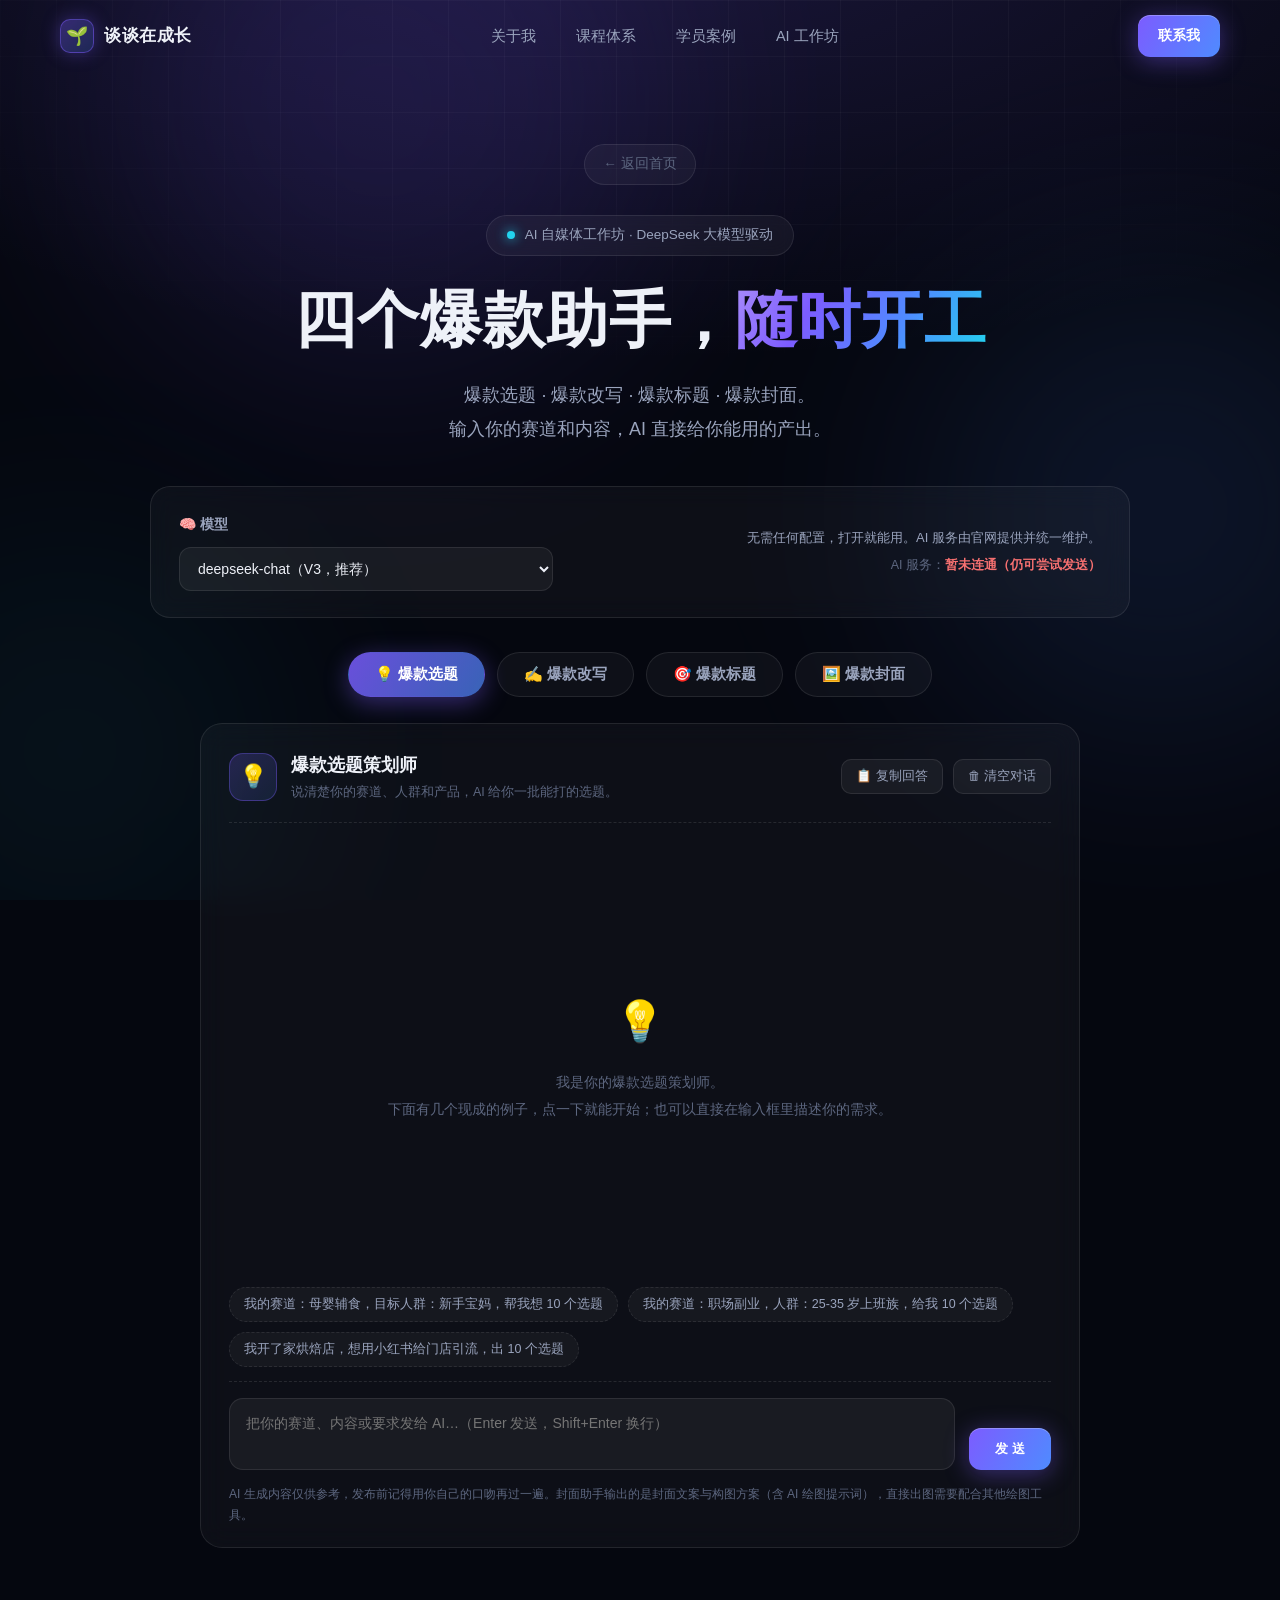
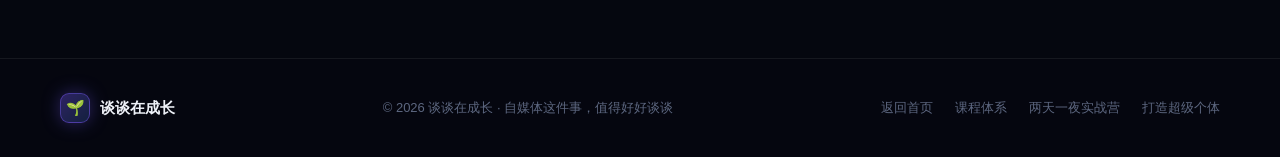
<file: workshop.html>
<!DOCTYPE html>
<html lang="zh-CN">
<head>
  <meta charset="UTF-8" />
  <meta name="viewport" content="width=device-width, initial-scale=1.0" />
  <title>AI 自媒体工作坊 · 四个爆款助手 — 谈谈在成长</title>
  <meta name="description" content="谈谈在成长 · AI 自媒体工作坊：调用 DeepSeek 大模型的四个爆款助手——爆款选题、爆款改写、爆款标题、爆款封面文案方案，输入你的赛道马上开工。" />
  <link rel="icon" href="data:image/svg+xml,<svg xmlns='http://www.w3.org/2000/svg' viewBox='0 0 100 100'><text y='.9em' font-size='90'>🌱</text></svg>" />
  <link rel="stylesheet" href="style.css" />
</head>
<body class="workshop-page">

  <!-- 全局背景光效 -->
  <div class="bg-fx" aria-hidden="true">
    <div class="bg-grid"></div>
    <div class="glow glow-1"></div>
    <div class="glow glow-2"></div>
    <div class="glow glow-3"></div>
  </div>

  <!-- ======================= 导航栏 ======================= -->
  <header class="navbar" id="navbar">
    <div class="container nav-inner">
      <a href="index.html" class="logo">
        <span class="logo-mark">🌱</span>
        <span class="logo-text">谈谈在成长</span>
      </a>
      <nav class="nav-links" id="navLinks">
        <a href="index.html#about">关于我</a>
        <a href="index.html#courses">课程体系</a>
        <a href="index.html#cases">学员案例</a>
        <a href="workshop.html">AI 工作坊</a>
      </nav>
      <div class="nav-actions">
        <a href="index.html#contact" class="btn btn-primary btn-sm">联系我</a>
        <button class="nav-toggle" id="navToggle" aria-label="打开菜单">
          <span></span><span></span><span></span>
        </button>
      </div>
    </div>
  </header>

  <main id="top">

    <!-- ======================= 页面 HERO ======================= -->
    <section class="page-hero ws-hero">
      <div class="container">
        <a class="back-link reveal" href="index.html">← 返回首页</a>
        <div class="hero-badge reveal">
          <span class="badge-dot"></span>
          AI 自媒体工作坊 · DeepSeek 大模型驱动
        </div>
        <h1 class="page-title reveal">四个爆款助手，<span class="gradient-text">随时开工</span></h1>
        <p class="page-sub reveal">
          爆款选题 · 爆款改写 · 爆款标题 · 爆款封面。<br class="br-desktop" />
          输入你的赛道和内容，AI 直接给你能用的产出。
        </p>
      </div>
    </section>

    <!-- ======================= 设置区 ======================= -->
    <section class="ws-settings-wrap">
      <div class="container">
        <div class="ws-settings ws-settings-single reveal" id="wsSettings">
          <div class="ws-model-block">
            <label for="dsModelSelect">🧠 模型</label>
            <select id="dsModelSelect">
              <option value="deepseek-chat">deepseek-chat（V3，推荐）</option>
              <option value="deepseek-reasoner">deepseek-reasoner（R1，更深更慢）</option>
            </select>
          </div>
          <div class="ws-service-block">
            <p class="ws-nokey-note">无需任何配置，打开就能用。AI 服务由官网提供并统一维护。</p>
            <p class="ws-model-status" id="wsServiceStatus">AI 服务：<b class="ws-status-off">检测中…</b></p>
          </div>
        </div>
      </div>
    </section>

    <!-- ======================= 工作区 ======================= -->
    <section class="ws-main-wrap">
      <div class="container">

        <!-- 助手切换 -->
        <div class="ws-tabs reveal" id="wsTabs" role="tablist">
          <button class="ws-tab active" data-ws="topics" role="tab" aria-selected="true">💡 爆款选题</button>
          <button class="ws-tab" data-ws="rewrite" role="tab" aria-selected="false">✍️ 爆款改写</button>
          <button class="ws-tab" data-ws="titles" role="tab" aria-selected="false">🎯 爆款标题</button>
          <button class="ws-tab" data-ws="cover" role="tab" aria-selected="false">🖼️ 爆款封面</button>
        </div>

        <!-- 四个助手面板（共用一套结构，由 JS 填充历史） -->
        <div class="ws-panel reveal" id="wsPanel">
          <div class="ws-panel-head">
            <div class="ws-panel-title">
              <span class="ws-panel-icon" id="wsPanelIcon">💡</span>
              <div>
                <h2 id="wsPanelName">爆款选题策划师</h2>
                <p id="wsPanelDesc">说清楚你的赛道、人群和产品，AI 给你一批能打的选题。</p>
              </div>
            </div>
            <div class="ws-panel-actions">
              <button class="ws-mini-btn" id="wsCopyBtn" title="复制最近一条回答">📋 复制回答</button>
              <button class="ws-mini-btn" id="wsClearBtn" title="清空当前助手对话">🗑 清空对话</button>
            </div>
          </div>

          <div class="ws-chat" id="wsChat" aria-live="polite"></div>

          <div class="ws-chips" id="wsChips"></div>

          <div class="ws-input-row">
            <textarea id="wsInput" rows="2" placeholder="把你的赛道、内容或要求发给 AI…（Enter 发送，Shift+Enter 换行）"></textarea>
            <div class="ws-send-col">
              <button class="btn btn-primary ws-send" id="wsSendBtn">发 送</button>
              <button class="btn btn-ghost ws-stop hidden" id="wsStopBtn">停 止</button>
            </div>
          </div>

          <p class="ws-note">AI 生成内容仅供参考，发布前记得用你自己的口吻再过一遍。封面助手输出的是封面文案与构图方案（含 AI 绘图提示词），直接出图需要配合其他绘图工具。</p>
        </div>

      </div>
    </section>

  </main>

  <!-- ======================= 页脚 ======================= -->
  <footer class="footer">
    <div class="container footer-inner">
      <div class="footer-left">
        <span class="logo-mark">🌱</span>
        <span>谈谈在成长</span>
      </div>
      <p class="footer-copy">© 2026 谈谈在成长 · 自媒体这件事，值得好好谈谈</p>
      <div class="footer-links">
        <a href="index.html">返回首页</a>
        <a href="index.html#courses">课程体系</a>
        <a href="course-offline.html">两天一夜实战营</a>
        <a href="course-online.html">打造超级个体</a>
      </div>
    </div>
  </footer>

  <script src="script.js"></script>
  <script src="workshop.js"></script>
</body>
</html>
</file>
<file: style.css>
/* ============================================================
   谈谈在成长 — 暗黑科技风个人 IP 官网
   ============================================================ */

:root {
  --bg: #05070f;
  --bg-soft: #0a0e1c;
  --card: rgba(255, 255, 255, 0.035);
  --card-border: rgba(255, 255, 255, 0.09);
  --text: #eef1f8;
  --text-dim: #9aa4bd;
  --text-faint: #5d6780;
  --primary: #7c5cff;
  --primary-2: #4f8bff;
  --accent: #22d3ee;
  --gradient: linear-gradient(120deg, #a78bfa 0%, #7c5cff 30%, #4f8bff 65%, #22d3ee 100%);
  --radius: 16px;
  --nav-h: 72px;
  --font: -apple-system, BlinkMacSystemFont, "PingFang SC", "Hiragino Sans GB",
    "Microsoft YaHei", "Segoe UI", Roboto, sans-serif;
}

* { margin: 0; padding: 0; box-sizing: border-box; }

html { scroll-behavior: smooth; scroll-padding-top: var(--nav-h); }

body {
  font-family: var(--font);
  background: var(--bg);
  color: var(--text);
  line-height: 1.7;
  overflow-x: hidden;
  -webkit-font-smoothing: antialiased;
}

body.modal-open { overflow: hidden; }

::selection { background: rgba(124, 92, 255, 0.4); color: #fff; }

.container {
  width: min(1160px, calc(100% - 48px));
  margin: 0 auto;
}

/* ======================= 背景光效 ======================= */
.bg-fx {
  position: fixed;
  inset: 0;
  z-index: -1;
  overflow: hidden;
  background:
    radial-gradient(ellipse 80% 50% at 50% -10%, rgba(124, 92, 255, 0.18), transparent),
    var(--bg);
}

.bg-grid {
  position: absolute;
  inset: 0;
  background-image:
    linear-gradient(rgba(255, 255, 255, 0.03) 1px, transparent 1px),
    linear-gradient(90deg, rgba(255, 255, 255, 0.03) 1px, transparent 1px);
  background-size: 56px 56px;
  mask-image: radial-gradient(ellipse 90% 60% at 50% 0%, #000 30%, transparent 75%);
  -webkit-mask-image: radial-gradient(ellipse 90% 60% at 50% 0%, #000 30%, transparent 75%);
}

.glow {
  position: absolute;
  border-radius: 50%;
  filter: blur(120px);
  opacity: 0.5;
  animation: float 14s ease-in-out infinite;
}
.glow-1 { width: 560px; height: 560px; top: -180px; left: 8%; background: rgba(124, 92, 255, 0.28); }
.glow-2 { width: 480px; height: 480px; top: 30%; right: -120px; background: rgba(79, 139, 255, 0.22); animation-delay: -5s; }
.glow-3 { width: 420px; height: 420px; top: 60%; left: -140px; background: rgba(34, 211, 238, 0.12); animation-delay: -9s; }

@keyframes float {
  0%, 100% { transform: translate(0, 0) scale(1); }
  50% { transform: translate(30px, 40px) scale(1.08); }
}

/* ======================= 导航栏 ======================= */
.navbar {
  position: fixed;
  top: 0;
  left: 0;
  right: 0;
  height: var(--nav-h);
  z-index: 100;
  transition: background 0.3s, border-color 0.3s, backdrop-filter 0.3s;
  border-bottom: 1px solid transparent;
}
.navbar.scrolled {
  background: rgba(6, 8, 18, 0.72);
  backdrop-filter: blur(18px) saturate(1.4);
  -webkit-backdrop-filter: blur(18px) saturate(1.4);
  border-bottom-color: rgba(255, 255, 255, 0.07);
}

.nav-inner {
  height: var(--nav-h);
  display: flex;
  align-items: center;
  justify-content: space-between;
  gap: 24px;
}

.logo {
  display: flex;
  align-items: center;
  gap: 10px;
  text-decoration: none;
  color: var(--text);
  font-weight: 700;
  font-size: 17px;
  letter-spacing: 0.5px;
}
.logo-mark {
  display: grid;
  place-items: center;
  width: 34px;
  height: 34px;
  border-radius: 10px;
  font-size: 18px;
  background: linear-gradient(135deg, rgba(124, 92, 255, 0.35), rgba(79, 139, 255, 0.2));
  border: 1px solid rgba(124, 92, 255, 0.45);
  box-shadow: 0 0 18px rgba(124, 92, 255, 0.35);
}

.nav-links { display: flex; gap: 8px; }
.nav-links a {
  color: var(--text-dim);
  text-decoration: none;
  font-size: 14.5px;
  padding: 8px 16px;
  border-radius: 10px;
  transition: color 0.2s, background 0.2s;
}
.nav-links a:hover { color: var(--text); background: rgba(255, 255, 255, 0.06); }

.nav-actions { display: flex; align-items: center; gap: 12px; }

.nav-toggle {
  display: none;
  flex-direction: column;
  justify-content: center;
  gap: 5px;
  width: 40px;
  height: 40px;
  padding: 8px;
  background: rgba(255, 255, 255, 0.05);
  border: 1px solid var(--card-border);
  border-radius: 10px;
  cursor: pointer;
}
.nav-toggle span {
  display: block;
  height: 2px;
  background: var(--text);
  border-radius: 2px;
  transition: transform 0.25s, opacity 0.25s;
}
.nav-toggle.open span:nth-child(1) { transform: translateY(7px) rotate(45deg); }
.nav-toggle.open span:nth-child(2) { opacity: 0; }
.nav-toggle.open span:nth-child(3) { transform: translateY(-7px) rotate(-45deg); }

/* ======================= 按钮 ======================= */
.btn {
  display: inline-flex;
  align-items: center;
  justify-content: center;
  gap: 8px;
  text-decoration: none;
  font-weight: 600;
  border-radius: 12px;
  cursor: pointer;
  border: none;
  font-family: var(--font);
  transition: transform 0.2s, box-shadow 0.2s, background 0.2s, border-color 0.2s;
  white-space: nowrap;
}
.btn-sm { padding: 9px 20px; font-size: 14px; }
.btn-lg { padding: 15px 36px; font-size: 16.5px; }

.btn-primary {
  color: #fff;
  background: linear-gradient(120deg, #7c5cff, #4f8bff);
  box-shadow: 0 4px 24px rgba(124, 92, 255, 0.4), inset 0 1px 0 rgba(255, 255, 255, 0.25);
}
.btn-primary:hover {
  transform: translateY(-2px);
  box-shadow: 0 8px 32px rgba(124, 92, 255, 0.55), inset 0 1px 0 rgba(255, 255, 255, 0.25);
}

.btn-ghost {
  color: var(--text);
  background: rgba(255, 255, 255, 0.05);
  border: 1px solid rgba(255, 255, 255, 0.14);
  backdrop-filter: blur(8px);
}
.btn-ghost:hover {
  transform: translateY(-2px);
  background: rgba(255, 255, 255, 0.09);
  border-color: rgba(255, 255, 255, 0.26);
}

/* ======================= HERO ======================= */
.hero {
  position: relative;
  padding: calc(var(--nav-h) + 84px) 0 40px;
  text-align: center;
}

.hero-badge {
  display: inline-flex;
  align-items: center;
  gap: 10px;
  padding: 8px 20px;
  font-size: 13.5px;
  color: var(--text-dim);
  background: rgba(255, 255, 255, 0.045);
  border: 1px solid var(--card-border);
  border-radius: 999px;
  backdrop-filter: blur(10px);
}
.badge-dot {
  width: 8px;
  height: 8px;
  border-radius: 50%;
  background: var(--accent);
  box-shadow: 0 0 12px var(--accent);
  animation: pulse 2s ease-in-out infinite;
}
@keyframes pulse {
  0%, 100% { opacity: 1; transform: scale(1); }
  50% { opacity: 0.5; transform: scale(0.8); }
}

.hero-title {
  margin: 28px 0 22px;
  font-size: clamp(42px, 8vw, 88px);
  font-weight: 800;
  line-height: 1.16;
  letter-spacing: 2px;
}

.gradient-text {
  background: var(--gradient);
  -webkit-background-clip: text;
  background-clip: text;
  -webkit-text-fill-color: transparent;
  color: transparent;
}

.hero-sub {
  max-width: 680px;
  margin: 0 auto;
  font-size: clamp(16px, 2.2vw, 19px);
  color: var(--text-dim);
  line-height: 1.9;
}

.hero-cta {
  display: flex;
  justify-content: center;
  gap: 16px;
  margin-top: 40px;
  flex-wrap: wrap;
}

/* 社会证明头像堆叠 */
.proof-line {
  display: flex;
  align-items: center;
  justify-content: center;
  gap: 16px;
  margin-top: 34px;
}
.proof-line p { font-size: 13.5px; color: var(--text-faint); }
.proof-avatars { display: flex; }
.pa {
  display: grid;
  place-items: center;
  width: 38px;
  height: 38px;
  border-radius: 50%;
  font-size: 13px;
  font-weight: 700;
  color: #fff;
  border: 2px solid var(--bg);
  margin-left: -10px;
}
.pa:first-child { margin-left: 0; }
.pa-1 { background: linear-gradient(135deg, #7c5cff, #4f8bff); }
.pa-2 { background: linear-gradient(135deg, #22d3ee, #4f8bff); }
.pa-3 { background: linear-gradient(135deg, #a78bfa, #7c5cff); }
.pa-4 { background: linear-gradient(135deg, #34d399, #22d3ee); }
.pa-5 {
  background: rgba(255, 255, 255, 0.1);
  backdrop-filter: blur(6px);
  font-size: 11px;
  color: var(--text-dim);
}

/* 数据条 */
.hero-stats {
  display: flex;
  justify-content: center;
  align-items: center;
  gap: clamp(20px, 4vw, 52px);
  margin: 64px auto 0;
  padding: 26px clamp(20px, 4vw, 56px);
  background: rgba(255, 255, 255, 0.03);
  border: 1px solid var(--card-border);
  border-radius: var(--radius);
  backdrop-filter: blur(12px);
  width: fit-content;
  max-width: 100%;
  flex-wrap: wrap;
}
.stat { text-align: center; min-width: 118px; }
.stat-num {
  font-size: clamp(26px, 3.4vw, 38px);
  font-weight: 800;
  background: var(--gradient);
  -webkit-background-clip: text;
  background-clip: text;
  -webkit-text-fill-color: transparent;
}
.stat-label { margin-top: 4px; font-size: 13px; color: var(--text-faint); }
.stat-divider { width: 1px; height: 40px; background: rgba(255, 255, 255, 0.1); }

/* ======================= 通用 Section ======================= */
.section { padding: 110px 0; position: relative; }

.section-head { text-align: center; max-width: 720px; margin: 0 auto 64px; }

.section-tag {
  display: inline-block;
  padding: 6px 16px;
  font-size: 13px;
  font-weight: 600;
  letter-spacing: 1px;
  color: #b9a8ff;
  background: rgba(124, 92, 255, 0.12);
  border: 1px solid rgba(124, 92, 255, 0.3);
  border-radius: 999px;
  margin-bottom: 20px;
}

.section-title {
  font-size: clamp(30px, 4.6vw, 48px);
  font-weight: 800;
  line-height: 1.25;
  letter-spacing: 1px;
}

.section-desc {
  margin-top: 18px;
  font-size: clamp(15px, 1.8vw, 17px);
  color: var(--text-dim);
}

/* ======================= 关于我 ======================= */
.about { background: linear-gradient(180deg, transparent, rgba(124, 92, 255, 0.04) 50%, transparent); }

.about-grid {
  display: grid;
  grid-template-columns: 0.85fr 1.15fr;
  gap: clamp(40px, 6vw, 88px);
  align-items: center;
}

.about-visual { text-align: center; }

.photo-frame {
  position: relative;
  max-width: 400px;
  margin: 0 auto;
  padding: 7px;
  border-radius: 26px;
  background: linear-gradient(160deg, rgba(124, 92, 255, 0.6), rgba(79, 139, 255, 0.25) 45%, rgba(34, 211, 238, 0.35));
  box-shadow:
    0 30px 80px rgba(0, 0, 0, 0.55),
    0 0 60px rgba(124, 92, 255, 0.18);
}
.photo-frame img {
  display: block;
  width: 100%;
  height: auto;
  border-radius: 20px;
}

.photo-badge {
  position: absolute;
  left: 18px;
  bottom: 18px;
  padding: 8px 16px;
  font-size: 13px;
  font-weight: 600;
  color: var(--text);
  background: rgba(8, 10, 22, 0.72);
  border: 1px solid rgba(255, 255, 255, 0.16);
  border-radius: 999px;
  backdrop-filter: blur(10px);
  -webkit-backdrop-filter: blur(10px);
}

.about-name { margin-top: 26px; font-size: 26px; font-weight: 800; letter-spacing: 2px; }
.about-tags {
  display: flex;
  justify-content: center;
  gap: 10px;
  margin-top: 14px;
  flex-wrap: wrap;
}
.tag-chip {
  padding: 6px 14px;
  font-size: 12.5px;
  color: var(--text-dim);
  background: rgba(255, 255, 255, 0.05);
  border: 1px solid var(--card-border);
  border-radius: 999px;
}

.about-para { margin-top: 18px; font-size: 15.5px; color: var(--text-dim); }
.about-text .section-title { margin-top: 4px; }
.about-text .section-tag { margin-bottom: 14px; }

.cred-list {
  list-style: none;
  margin-top: 30px;
  display: grid;
  grid-template-columns: 1fr 1fr;
  gap: 12px 20px;
}
.cred-list li {
  display: flex;
  align-items: center;
  gap: 12px;
  padding: 13px 16px;
  font-size: 14px;
  color: var(--text);
  background: rgba(255, 255, 255, 0.03);
  border: 1px solid rgba(255, 255, 255, 0.07);
  border-radius: 12px;
  transition: border-color 0.25s, background 0.25s, transform 0.25s;
}
.cred-list li:hover {
  border-color: rgba(124, 92, 255, 0.5);
  background: rgba(124, 92, 255, 0.08);
  transform: translateX(4px);
}
.cred-check {
  flex-shrink: 0;
  display: grid;
  place-items: center;
  width: 22px;
  height: 22px;
  font-size: 12px;
  font-weight: 800;
  color: #fff;
  border-radius: 50%;
  background: linear-gradient(135deg, #7c5cff, #4f8bff);
  box-shadow: 0 0 12px rgba(124, 92, 255, 0.45);
}

/* ======================= 课程体系 ======================= */
.courses { background: linear-gradient(180deg, transparent, rgba(79, 139, 255, 0.04) 50%, transparent); }

.product-grid {
  display: grid;
  grid-template-columns: 1fr 1fr;
  gap: 26px;
  max-width: 980px;
  margin: 0 auto;
}

.product-card {
  position: relative;
  display: flex;
  flex-direction: column;
  padding: 36px 32px;
  background: var(--card);
  border: 1px solid var(--card-border);
  border-radius: 22px;
  backdrop-filter: blur(14px);
  transition: transform 0.3s, border-color 0.3s, box-shadow 0.3s;
}
.product-card:hover {
  transform: translateY(-6px);
  border-color: rgba(255, 255, 255, 0.2);
  box-shadow: 0 24px 60px rgba(0, 0, 0, 0.45);
}

.product-hot {
  border-color: rgba(124, 92, 255, 0.45);
  background: linear-gradient(165deg, rgba(124, 92, 255, 0.1), rgba(255, 255, 255, 0.03) 45%);
}
.product-hot:hover {
  border-color: rgba(124, 92, 255, 0.7);
  box-shadow: 0 24px 60px rgba(0, 0, 0, 0.45), 0 0 44px rgba(124, 92, 255, 0.16);
}

.hot-badge {
  position: absolute;
  top: -14px;
  right: 28px;
  padding: 5px 16px;
  font-size: 12.5px;
  font-weight: 700;
  color: #fff;
  background: linear-gradient(120deg, #7c5cff, #4f8bff);
  border-radius: 999px;
  box-shadow: 0 4px 18px rgba(124, 92, 255, 0.5);
}

.product-head { display: flex; align-items: center; gap: 18px; }
.product-icon {
  flex-shrink: 0;
  display: grid;
  place-items: center;
  width: 58px;
  height: 58px;
  font-size: 27px;
  border-radius: 16px;
  background: linear-gradient(135deg, rgba(124, 92, 255, 0.22), rgba(79, 139, 255, 0.12));
  border: 1px solid rgba(124, 92, 255, 0.35);
}
.product-kind { font-size: 13px; color: var(--text-faint); letter-spacing: 1px; }
.product-head h3 { font-size: 22px; line-height: 1.35; }

.product-desc { margin-top: 20px; font-size: 14.5px; color: var(--text-dim); }

.product-list {
  list-style: none;
  margin-top: 22px;
  display: grid;
  gap: 11px;
  flex: 1;
}
.product-list li {
  position: relative;
  padding-left: 28px;
  font-size: 14.5px;
  color: var(--text-dim);
}
.product-list li::before {
  content: "✦";
  position: absolute;
  left: 2px;
  color: #8b7bff;
}

.product-meta {
  display: flex;
  gap: 16px;
  flex-wrap: wrap;
  margin-top: 24px;
  padding-top: 20px;
  border-top: 1px dashed rgba(255, 255, 255, 0.1);
  font-size: 13px;
  color: var(--text-faint);
}

.product-cta { margin-top: 24px; width: 100%; }

/* ======================= 学员案例 ======================= */
.case-filter {
  display: flex;
  justify-content: center;
  gap: 12px;
  margin-bottom: 44px;
  flex-wrap: wrap;
}
.filter-tab {
  padding: 11px 26px;
  font-size: 15px;
  font-weight: 600;
  font-family: var(--font);
  color: var(--text-dim);
  background: rgba(255, 255, 255, 0.04);
  border: 1px solid var(--card-border);
  border-radius: 999px;
  cursor: pointer;
  transition: all 0.25s;
}
.filter-tab:hover { color: var(--text); border-color: rgba(255, 255, 255, 0.25); transform: translateY(-2px); }
.filter-tab.active {
  color: #fff;
  background: linear-gradient(120deg, rgba(124, 92, 255, 0.85), rgba(79, 139, 255, 0.7));
  border-color: transparent;
  box-shadow: 0 6px 24px rgba(124, 92, 255, 0.4);
}

.case-grid {
  display: grid;
  grid-template-columns: repeat(3, 1fr);
  gap: 22px;
}
.case-card {
  display: flex;
  flex-direction: column;
  padding: 28px 26px;
  background: var(--card);
  border: 1px solid var(--card-border);
  border-radius: 20px;
  backdrop-filter: blur(12px);
  transition: transform 0.3s, border-color 0.3s, box-shadow 0.3s, opacity 0.3s;
}
.case-card:hover {
  transform: translateY(-6px);
  border-color: rgba(124, 92, 255, 0.45);
  box-shadow: 0 20px 48px rgba(0, 0, 0, 0.45), 0 0 32px rgba(124, 92, 255, 0.12);
}
.case-card.hidden { display: none; }

.case-result {
  font-size: 24px;
  font-weight: 800;
  background: var(--gradient);
  -webkit-background-clip: text;
  background-clip: text;
  -webkit-text-fill-color: transparent;
}
.case-title { margin-top: 10px; font-size: 16px; font-weight: 700; line-height: 1.5; }
.case-quote {
  flex: 1;
  margin-top: 14px;
  padding: 14px 16px;
  font-size: 13.5px;
  color: var(--text-dim);
  background: rgba(255, 255, 255, 0.03);
  border-left: 3px solid rgba(124, 92, 255, 0.5);
  border-radius: 0 10px 10px 0;
  line-height: 1.75;
}

.case-foot {
  display: flex;
  align-items: center;
  gap: 12px;
  margin-top: 20px;
  padding-top: 18px;
  border-top: 1px dashed rgba(255, 255, 255, 0.1);
}
.case-avatar {
  flex-shrink: 0;
  display: grid;
  place-items: center;
  width: 42px;
  height: 42px;
  border-radius: 50%;
  font-size: 15px;
  font-weight: 700;
  color: #fff;
  background: linear-gradient(135deg, var(--c1, #7c5cff), var(--c2, #4f8bff));
}
.case-person { flex: 1; min-width: 0; }
.case-person strong { display: block; font-size: 14.5px; }
.case-person em { font-style: normal; font-size: 12px; color: var(--text-faint); }

.case-tag {
  flex-shrink: 0;
  font-size: 11.5px;
  padding: 4px 10px;
  border-radius: 999px;
  border: 1px solid transparent;
}
.tag-online {
  color: #b9a8ff;
  background: rgba(124, 92, 255, 0.12);
  border-color: rgba(124, 92, 255, 0.35);
}
.tag-offline {
  color: #7dd3fc;
  background: rgba(34, 211, 238, 0.1);
  border-color: rgba(34, 211, 238, 0.3);
}

/* ======================= 学员画像（跑马灯） ======================= */
.marquee-wrap { display: grid; gap: 18px; overflow: hidden; }
.marquee {
  overflow: hidden;
  mask-image: linear-gradient(90deg, transparent, #000 12%, #000 88%, transparent);
  -webkit-mask-image: linear-gradient(90deg, transparent, #000 12%, #000 88%, transparent);
}
.marquee-track {
  display: flex;
  gap: 16px;
  width: max-content;
  animation: scroll 32s linear infinite;
}
.marquee-reverse .marquee-track { animation-direction: reverse; animation-duration: 26s; }
.marquee:hover .marquee-track { animation-play-state: paused; }

@keyframes scroll {
  from { transform: translateX(0); }
  to { transform: translateX(-50%); }
}

.chip {
  padding: 13px 30px;
  font-size: 15px;
  font-weight: 600;
  color: var(--text-dim);
  background: rgba(255, 255, 255, 0.04);
  border: 1px solid var(--card-border);
  border-radius: 999px;
  white-space: nowrap;
  transition: all 0.25s;
  cursor: default;
}
.chip:hover {
  color: #fff;
  border-color: rgba(124, 92, 255, 0.6);
  background: rgba(124, 92, 255, 0.14);
  box-shadow: 0 0 20px rgba(124, 92, 255, 0.2);
}
.chip-alt { color: #8fa8d8; background: rgba(79, 139, 255, 0.06); }

/* ======================= 活动掠影 ======================= */
.gallery-grid {
  display: grid;
  grid-template-columns: repeat(3, 1fr);
  grid-auto-rows: 220px;
  gap: 20px;
}
.photo {
  position: relative;
  margin: 0;
  border-radius: 18px;
  overflow: hidden;
  border: 1px solid var(--card-border);
  background:
    radial-gradient(circle at 30% 20%, rgba(124, 92, 255, 0.16), transparent 60%),
    rgba(255, 255, 255, 0.03);
}
.photo-tall { grid-row: span 2; }

.photo::before {
  content: attr(data-label);
  position: absolute;
  inset: 0;
  display: grid;
  place-items: center;
  padding: 20px;
  font-size: 14px;
  font-weight: 600;
  color: var(--text-faint);
  text-align: center;
}
.photo img {
  position: relative;
  z-index: 1;
  width: 100%;
  height: 100%;
  object-fit: cover;
  display: block;
  transition: transform 0.4s ease;
}
.photo:hover img { transform: scale(1.05); }

.gallery-hint {
  margin-top: 26px;
  text-align: center;
  font-size: 13px;
  color: var(--text-faint);
}

/* ======================= 底部 CTA ======================= */
.cta-final { padding-bottom: 130px; }

.cta-box {
  position: relative;
  text-align: center;
  padding: clamp(48px, 8vw, 88px) clamp(24px, 6vw, 80px);
  background: linear-gradient(160deg, rgba(124, 92, 255, 0.14), rgba(10, 14, 28, 0.6) 55%);
  border: 1px solid rgba(124, 92, 255, 0.3);
  border-radius: 28px;
  overflow: hidden;
}
.cta-glow {
  position: absolute;
  top: -40%;
  left: 50%;
  transform: translateX(-50%);
  width: 70%;
  height: 80%;
  background: radial-gradient(ellipse, rgba(124, 92, 255, 0.3), transparent 70%);
  filter: blur(60px);
  pointer-events: none;
}
.cta-title {
  position: relative;
  font-size: clamp(26px, 4.2vw, 44px);
  font-weight: 800;
  line-height: 1.4;
}
.cta-desc {
  position: relative;
  margin: 20px auto 0;
  max-width: 560px;
  color: var(--text-dim);
  font-size: 16px;
}

/* CTA 内嵌二维码 */
.cta-qr {
  position: relative;
  display: flex;
  align-items: center;
  justify-content: center;
  gap: 40px;
  margin-top: 44px;
  flex-wrap: wrap;
}
.cta-qr-side { text-align: left; }
.qr-wechat { font-size: 14.5px; color: var(--text-dim); margin-bottom: 18px; }
.qr-wechat b { color: var(--text); letter-spacing: 0.5px; }

/* 二维码容器：qr.png 存在则显示图片，否则显示占位提示 */
.qr-box {
  position: relative;
  width: 180px;
  height: 180px;
  border-radius: 16px;
  overflow: hidden;
  background: #fff;
  border: 3px solid rgba(124, 92, 255, 0.5);
  box-shadow: 0 0 40px rgba(124, 92, 255, 0.3);
}
.qr-box img {
  position: relative;
  z-index: 2;
  width: 100%;
  height: 100%;
  object-fit: cover;
  display: block;
}
.qr-placeholder {
  position: absolute;
  inset: 0;
  z-index: 1;
  display: grid;
  place-items: center;
  padding: 12px;
  text-align: center;
  background: linear-gradient(160deg, #141931, #0d1122);
}
.qr-placeholder span { font-size: 34px; display: block; margin-bottom: 8px; }
.qr-placeholder p { font-size: 11.5px; line-height: 1.7; color: var(--text-dim); }
.qr-placeholder code {
  padding: 1px 6px;
  color: #b9a8ff;
  background: rgba(124, 92, 255, 0.15);
  border-radius: 5px;
  font-size: 11px;
}
.qr-box.has-qr .qr-placeholder { display: none; }
.qr-box img.missing { display: none; }

.qr-lg { width: 220px; height: 220px; }

/* ======================= 联系弹窗 ======================= */
.modal {
  position: fixed;
  inset: 0;
  z-index: 200;
  display: grid;
  place-items: center;
  padding: 24px;
  background: rgba(3, 5, 12, 0.72);
  backdrop-filter: blur(10px);
  -webkit-backdrop-filter: blur(10px);
  opacity: 0;
  pointer-events: none;
  transition: opacity 0.25s ease;
}
.modal.open { opacity: 1; pointer-events: auto; }

.modal-card {
  position: relative;
  width: min(400px, 100%);
  padding: 40px 36px 32px;
  text-align: center;
  background: linear-gradient(165deg, rgba(20, 25, 49, 0.95), rgba(10, 14, 28, 0.97));
  border: 1px solid rgba(124, 92, 255, 0.35);
  border-radius: 24px;
  box-shadow: 0 40px 100px rgba(0, 0, 0, 0.6), 0 0 60px rgba(124, 92, 255, 0.15);
  transform: translateY(18px) scale(0.97);
  transition: transform 0.28s ease;
}
.modal.open .modal-card { transform: none; }

.modal-close {
  position: absolute;
  top: 14px;
  right: 14px;
  width: 36px;
  height: 36px;
  display: grid;
  place-items: center;
  font-size: 22px;
  line-height: 1;
  color: var(--text-dim);
  background: rgba(255, 255, 255, 0.06);
  border: 1px solid var(--card-border);
  border-radius: 50%;
  cursor: pointer;
  transition: color 0.2s, background 0.2s, transform 0.2s;
}
.modal-close:hover { color: #fff; background: rgba(255, 255, 255, 0.12); transform: rotate(90deg); }

.modal-head .logo-mark { width: 44px; height: 44px; font-size: 22px; margin: 0 auto 14px; }
.modal-head h3 { font-size: 22px; }
.modal-head p { margin-top: 6px; font-size: 13.5px; color: var(--text-faint); }

.modal-card .qr-box { margin: 26px auto 0; }

.modal-wechat { margin-top: 20px; font-size: 14.5px; color: var(--text-dim); }
.modal-wechat b { color: var(--text); letter-spacing: 0.5px; }
.modal-note {
  margin-top: 8px;
  font-size: 12.5px;
  color: #8b7bff;
}

/* ======================= 页脚 ======================= */
.footer {
  border-top: 1px solid rgba(255, 255, 255, 0.07);
  padding: 34px 0;
  background: rgba(5, 7, 15, 0.8);
}
.footer-inner {
  display: flex;
  align-items: center;
  justify-content: space-between;
  gap: 20px;
  flex-wrap: wrap;
}
.footer-left { display: flex; align-items: center; gap: 10px; font-weight: 700; font-size: 15px; }
.footer-left .logo-mark { width: 30px; height: 30px; font-size: 15px; border-radius: 9px; }
.footer-copy { font-size: 13px; color: var(--text-faint); }
.footer-links { display: flex; gap: 22px; }
.footer-links a {
  color: var(--text-faint);
  text-decoration: none;
  font-size: 13px;
  transition: color 0.2s;
}
.footer-links a:hover { color: var(--text); }

/* ======================= 滚动入场动画 ======================= */
.reveal {
  opacity: 0;
  transform: translateY(30px);
  transition: opacity 0.7s ease, transform 0.7s ease;
}
.reveal.visible { opacity: 1; transform: translateY(0); }

.ability-grid .reveal:nth-child(2) { transition-delay: 0.08s; }
.case-grid .reveal:nth-child(3n+2) { transition-delay: 0.08s; }
.case-grid .reveal:nth-child(3n) { transition-delay: 0.16s; }

/* ======================= 响应式 ======================= */
@media (max-width: 960px) {
  .about-grid { grid-template-columns: 1fr; }
  .about-visual { order: -1; }
  .photo-frame { max-width: 340px; }
  .cred-list { grid-template-columns: 1fr; }
  .product-grid { grid-template-columns: 1fr; max-width: 560px; }
  .case-grid { grid-template-columns: repeat(2, 1fr); }
  .gallery-grid { grid-template-columns: repeat(2, 1fr); grid-auto-rows: 190px; }
  .br-desktop { display: none; }
}

@media (max-width: 640px) {
  .section { padding: 76px 0; }

  .nav-links {
    position: fixed;
    top: var(--nav-h);
    left: 0;
    right: 0;
    flex-direction: column;
    padding: 16px 24px 24px;
    background: rgba(6, 8, 18, 0.96);
    backdrop-filter: blur(20px);
    border-bottom: 1px solid rgba(255, 255, 255, 0.08);
    transform: translateY(-12px);
    opacity: 0;
    pointer-events: none;
    transition: transform 0.3s, opacity 0.3s;
  }
  .nav-links.open { transform: translateY(0); opacity: 1; pointer-events: auto; }
  .nav-links a { padding: 13px 16px; font-size: 16px; }
  .nav-toggle { display: flex; }

  .hero { padding-top: calc(var(--nav-h) + 56px); }
  .hero-stats { gap: 18px; padding: 20px; }
  .stat { min-width: 96px; }
  .stat-divider { display: none; }

  .proof-line { flex-direction: column; gap: 10px; }

  .case-grid { grid-template-columns: 1fr; }
  .gallery-grid { grid-template-columns: 1fr; grid-auto-rows: 220px; }
  .photo-tall { grid-row: span 1; }
  .hero-cta .btn-lg { width: 100%; max-width: 320px; }
  .filter-tab { padding: 10px 20px; font-size: 14px; }
  .footer-inner { flex-direction: column; text-align: center; }

  .cta-qr { flex-direction: column; gap: 26px; }
  .cta-qr-side { text-align: center; }

  .modal-card { padding: 34px 24px 26px; }
}

/* ======================= 课程详情页 ======================= */
.page-hero {
  padding: calc(var(--nav-h) + 72px) 0 20px;
  text-align: center;
}
.back-link {
  display: inline-flex;
  align-items: center;
  gap: 8px;
  padding: 8px 18px;
  font-size: 13.5px;
  color: var(--text-faint);
  text-decoration: none;
  background: rgba(255, 255, 255, 0.04);
  border: 1px solid var(--card-border);
  border-radius: 999px;
  transition: color 0.2s, border-color 0.2s, transform 0.2s;
}
.back-link:hover {
  color: var(--text);
  border-color: rgba(255, 255, 255, 0.25);
  transform: translateY(-2px);
}
.page-hero .back-link {
  display: flex;
  width: fit-content;
  margin: 0 auto;
}
.page-hero .hero-badge { margin-top: 30px; }
.page-title {
  margin: 26px 0 20px;
  font-size: clamp(34px, 6vw, 62px);
  font-weight: 800;
  line-height: 1.22;
  letter-spacing: 1px;
}
.page-sub {
  max-width: 660px;
  margin: 0 auto;
  font-size: clamp(15.5px, 2vw, 18px);
  color: var(--text-dim);
  line-height: 1.9;
}
.meta-chips {
  display: flex;
  justify-content: center;
  flex-wrap: wrap;
  gap: 12px;
  margin-top: 32px;
}
.meta-chip {
  padding: 10px 20px;
  font-size: 14px;
  font-weight: 600;
  color: var(--text-dim);
  background: rgba(255, 255, 255, 0.04);
  border: 1px solid var(--card-border);
  border-radius: 999px;
  backdrop-filter: blur(8px);
}
.page-cta {
  display: flex;
  justify-content: center;
  flex-wrap: wrap;
  gap: 16px;
  margin-top: 38px;
}

.info-grid {
  display: grid;
  grid-template-columns: repeat(auto-fit, minmax(280px, 1fr));
  gap: 20px;
  max-width: 1020px;
  margin: 0 auto;
}
.info-grid.cols-2 {
  grid-template-columns: repeat(2, 1fr);
  max-width: 880px;
}
@media (max-width: 720px) {
  .info-grid.cols-2 { grid-template-columns: 1fr; }
}
.info-card {
  padding: 28px 26px;
  background: var(--card);
  border: 1px solid var(--card-border);
  border-radius: 18px;
  backdrop-filter: blur(12px);
  transition: transform 0.3s, border-color 0.3s, box-shadow 0.3s;
}
.info-card:hover {
  transform: translateY(-5px);
  border-color: rgba(124, 92, 255, 0.45);
  box-shadow: 0 18px 44px rgba(0, 0, 0, 0.4);
}
.info-icon { font-size: 26px; }
.info-card h3 { margin-top: 14px; font-size: 16.5px; }
.info-card p { margin-top: 8px; font-size: 13.5px; color: var(--text-dim); line-height: 1.75; }

.agenda { display: grid; gap: 26px; max-width: 880px; margin: 0 auto; }
.agenda-day {
  padding: 30px 32px 22px;
  background: var(--card);
  border: 1px solid var(--card-border);
  border-radius: 20px;
  backdrop-filter: blur(12px);
}
.agenda-day-head {
  display: flex;
  align-items: center;
  gap: 14px;
  flex-wrap: wrap;
  padding-bottom: 18px;
  border-bottom: 1px dashed rgba(255, 255, 255, 0.1);
}
.agenda-day-tag {
  padding: 5px 14px;
  font-size: 13px;
  font-weight: 700;
  color: #fff;
  background: linear-gradient(120deg, #7c5cff, #4f8bff);
  border-radius: 999px;
  box-shadow: 0 4px 18px rgba(124, 92, 255, 0.35);
}
.agenda-day-title { font-size: 19px; font-weight: 800; }
.agenda-day-sub { flex-basis: 100%; margin-top: 2px; font-size: 13px; color: var(--text-faint); }
.agenda-block {
  display: flex;
  gap: 20px;
  padding: 17px 0;
  border-bottom: 1px solid rgba(255, 255, 255, 0.05);
}
.agenda-block:last-child { border-bottom: none; padding-bottom: 6px; }
.agenda-time {
  flex-shrink: 0;
  width: 88px;
  padding-top: 1px;
  font-size: 13.5px;
  font-weight: 700;
  color: #8b7bff;
  font-variant-numeric: tabular-nums;
}
.agenda-body h4 { font-size: 15.5px; }
.agenda-body p { margin-top: 4px; font-size: 13.5px; color: var(--text-dim); }

.agenda-flag {
  display: inline-block;
  margin-left: 8px;
  padding: 1px 9px;
  font-size: 11px;
  font-weight: 600;
  vertical-align: 2px;
  color: #7dd3fc;
  background: rgba(34, 211, 238, 0.1);
  border: 1px solid rgba(34, 211, 238, 0.3);
  border-radius: 999px;
}

.agenda-output {
  margin-top: 16px;
  padding: 12px 16px;
  font-size: 14px;
  font-weight: 600;
  color: #b9a8ff;
  background: rgba(124, 92, 255, 0.1);
  border: 1px dashed rgba(124, 92, 255, 0.4);
  border-radius: 12px;
}

.agenda-lessons {
  display: flex;
  flex-wrap: wrap;
  gap: 8px;
  margin-top: 14px;
}
.lesson-pill {
  padding: 5px 13px;
  font-size: 12.5px;
  color: var(--text-dim);
  background: rgba(255, 255, 255, 0.05);
  border: 1px solid var(--card-border);
  border-radius: 999px;
}

.fit-grid {
  display: grid;
  grid-template-columns: 1fr 1fr;
  gap: 24px;
  max-width: 980px;
  margin: 0 auto;
}
.fit-card {
  padding: 30px;
  background: var(--card);
  border: 1px solid var(--card-border);
  border-radius: 20px;
  backdrop-filter: blur(12px);
}
.fit-card h3 { display: flex; align-items: center; gap: 10px; font-size: 18px; }
.fit-list { list-style: none; margin-top: 18px; display: grid; gap: 12px; }
.fit-list li { position: relative; padding-left: 26px; font-size: 14.5px; color: var(--text-dim); }
.fit-list li::before { position: absolute; left: 0; font-weight: 800; }
.fit-yes {
  background: linear-gradient(165deg, rgba(52, 211, 153, 0.07), rgba(255, 255, 255, 0.03) 55%);
  border-color: rgba(52, 211, 153, 0.28);
}
.fit-yes .fit-list li::before { content: "✓"; color: #34d399; }
.fit-no {
  background: linear-gradient(165deg, rgba(248, 113, 113, 0.05), rgba(255, 255, 255, 0.03) 55%);
  border-color: rgba(248, 113, 113, 0.24);
}
.fit-no .fit-list li::before { content: "✕"; color: #f87171; }

.next-course {
  max-width: 880px;
  margin: 54px auto 0;
  padding: 34px 36px;
  text-align: center;
  background: linear-gradient(160deg, rgba(79, 139, 255, 0.1), rgba(255, 255, 255, 0.03) 55%);
  border: 1px dashed rgba(124, 92, 255, 0.4);
  border-radius: 20px;
}
.next-course p { font-size: 15px; color: var(--text-dim); }
.next-course .btn { margin-top: 18px; }

.faq { display: grid; gap: 14px; max-width: 800px; margin: 0 auto; }
.faq-item {
  background: var(--card);
  border: 1px solid var(--card-border);
  border-radius: 16px;
  overflow: hidden;
  backdrop-filter: blur(12px);
  transition: border-color 0.25s;
}
.faq-item.open { border-color: rgba(124, 92, 255, 0.5); }
.faq-q {
  display: flex;
  align-items: center;
  justify-content: space-between;
  gap: 16px;
  width: 100%;
  padding: 20px 24px;
  background: none;
  border: none;
  cursor: pointer;
  text-align: left;
  font-family: var(--font);
  font-size: 15.5px;
  font-weight: 600;
  color: var(--text);
}
.faq-arrow {
  flex-shrink: 0;
  font-size: 20px;
  line-height: 1;
  color: #8b7bff;
  transition: transform 0.3s;
}
.faq-item.open .faq-arrow { transform: rotate(45deg); }
.faq-a {
  display: grid;
  grid-template-rows: 0fr;
  transition: grid-template-rows 0.32s ease;
}
.faq-a-inner { overflow: hidden; }
.faq-a p { padding: 0 24px 20px; font-size: 14px; color: var(--text-dim); line-height: 1.85; }
.faq-item.open .faq-a { grid-template-rows: 1fr; }

/* ======================= AI 工作坊 ======================= */
.ws-hero { padding-bottom: 10px; }

.ws-settings-wrap { padding: 30px 0 0; }
.ws-settings {
  display: grid;
  grid-template-columns: 1.5fr 1fr;
  gap: 24px;
  max-width: 980px;
  margin: 0 auto;
  padding: 26px 28px;
  background: var(--card);
  border: 1px solid var(--card-border);
  border-radius: 20px;
  backdrop-filter: blur(12px);
}
.ws-settings label {
  display: block;
  font-size: 14px;
  font-weight: 600;
  color: var(--text-dim);
  margin-bottom: 10px;
}
.ws-key-row { display: flex; gap: 10px; }
.ws-key-row input {
  flex: 1;
  min-width: 0;
  padding: 12px 14px;
  font-size: 14px;
  font-family: var(--font);
  color: var(--text);
  background: rgba(255, 255, 255, 0.05);
  border: 1px solid var(--card-border);
  border-radius: 12px;
  outline: none;
  transition: border-color 0.2s;
}
.ws-key-row input:focus { border-color: rgba(124, 92, 255, 0.6); }
.ws-eye {
  flex-shrink: 0;
  width: 46px;
  border: 1px solid var(--card-border);
  background: rgba(255, 255, 255, 0.05);
  border-radius: 12px;
  cursor: pointer;
  font-size: 16px;
}
.ws-key-hint { margin-top: 10px; font-size: 12.5px; color: var(--text-faint); line-height: 1.7; }
.ws-key-hint a { color: #8b7bff; text-decoration: none; }
.ws-key-hint a:hover { text-decoration: underline; }
.ws-model-block select {
  width: 100%;
  padding: 12px 14px;
  font-size: 14px;
  font-family: var(--font);
  color: var(--text);
  background: rgba(255, 255, 255, 0.05);
  border: 1px solid var(--card-border);
  border-radius: 12px;
  outline: none;
}
.ws-model-status { margin-top: 10px; font-size: 12.5px; color: var(--text-faint); }
.ws-status-on { color: #34d399; }
.ws-status-off { color: #f87171; }

.ws-settings-single {
  grid-template-columns: 1fr 1.4fr;
  align-items: center;
}
.ws-service-block { text-align: right; }
.ws-nokey-note { font-size: 13px; color: var(--text-dim); }
.ws-service-block .ws-model-status { margin-top: 6px; }

@media (max-width: 720px) {
  .ws-settings-single { grid-template-columns: 1fr; }
  .ws-service-block { text-align: left; }
}

.ws-main-wrap { padding: 34px 0 110px; }
.ws-tabs {
  display: flex;
  justify-content: center;
  gap: 12px;
  flex-wrap: wrap;
  margin-bottom: 26px;
}
.ws-tab {
  padding: 12px 26px;
  font-size: 15px;
  font-weight: 600;
  font-family: var(--font);
  color: var(--text-dim);
  background: rgba(255, 255, 255, 0.04);
  border: 1px solid var(--card-border);
  border-radius: 999px;
  cursor: pointer;
  transition: all 0.25s;
}
.ws-tab:hover { color: var(--text); border-color: rgba(255, 255, 255, 0.25); transform: translateY(-2px); }
.ws-tab.active {
  color: #fff;
  background: linear-gradient(120deg, rgba(124, 92, 255, 0.85), rgba(79, 139, 255, 0.7));
  border-color: transparent;
  box-shadow: 0 6px 24px rgba(124, 92, 255, 0.4);
}

.ws-panel {
  max-width: 880px;
  margin: 0 auto;
  display: flex;
  flex-direction: column;
  padding: 26px 28px 22px;
  background: var(--card);
  border: 1px solid var(--card-border);
  border-radius: 22px;
  backdrop-filter: blur(14px);
}
.ws-panel-head {
  display: flex;
  align-items: center;
  justify-content: space-between;
  gap: 16px;
  flex-wrap: wrap;
  padding-bottom: 18px;
  border-bottom: 1px dashed rgba(255, 255, 255, 0.1);
}
.ws-panel-title { display: flex; align-items: center; gap: 14px; }
.ws-panel-icon {
  display: grid;
  place-items: center;
  width: 48px;
  height: 48px;
  font-size: 23px;
  border-radius: 14px;
  background: linear-gradient(135deg, rgba(124, 92, 255, 0.22), rgba(79, 139, 255, 0.12));
  border: 1px solid rgba(124, 92, 255, 0.35);
}
.ws-panel-title h2 { font-size: 18px; }
.ws-panel-title p { margin-top: 2px; font-size: 12.5px; color: var(--text-faint); }
.ws-panel-actions { display: flex; gap: 10px; }
.ws-mini-btn {
  padding: 8px 14px;
  font-size: 12.5px;
  font-family: var(--font);
  color: var(--text-dim);
  background: rgba(255, 255, 255, 0.05);
  border: 1px solid var(--card-border);
  border-radius: 10px;
  cursor: pointer;
  transition: all 0.2s;
}
.ws-mini-btn:hover { color: var(--text); border-color: rgba(255, 255, 255, 0.25); }

.ws-chat {
  height: min(52vh, 460px);
  min-height: 320px;
  overflow-y: auto;
  display: flex;
  flex-direction: column;
  gap: 16px;
  padding: 20px 4px;
  scroll-behavior: smooth;
}
.ws-msg { display: flex; gap: 12px; align-items: flex-start; }
.ws-msg.ws-user { flex-direction: row-reverse; }
.ws-avatar {
  flex-shrink: 0;
  display: grid;
  place-items: center;
  width: 36px;
  height: 36px;
  font-size: 13px;
  font-weight: 700;
  color: #fff;
  border-radius: 50%;
  background: linear-gradient(135deg, #7c5cff, #4f8bff);
}
.ws-user .ws-avatar { background: linear-gradient(135deg, #22d3ee, #4f8bff); }
.ws-bubble {
  max-width: 82%;
  padding: 13px 16px;
  font-size: 14px;
  line-height: 1.75;
  color: var(--text);
  background: rgba(255, 255, 255, 0.05);
  border: 1px solid var(--card-border);
  border-radius: 4px 16px 16px 16px;
  word-break: break-word;
}
.ws-user .ws-bubble {
  background: linear-gradient(120deg, rgba(124, 92, 255, 0.35), rgba(79, 139, 255, 0.25));
  border-color: rgba(124, 92, 255, 0.4);
  border-radius: 16px 4px 16px 16px;
  white-space: pre-wrap;
}
.ws-bubble.ws-streaming::after {
  content: "▌";
  margin-left: 2px;
  color: #8b7bff;
  animation: pulse 1s ease-in-out infinite;
}
.ws-bubble h4 { font-size: 14.5px; margin: 10px 0 4px; color: #b9a8ff; }
.ws-bubble h4:first-child { margin-top: 0; }
.ws-bubble ul { margin: 6px 0; padding-left: 20px; display: grid; gap: 4px; }
.ws-bubble p { margin: 4px 0; }
.ws-bubble code {
  padding: 1px 6px;
  font-size: 12.5px;
  color: #b9a8ff;
  background: rgba(124, 92, 255, 0.15);
  border-radius: 5px;
}
.ws-typing { color: var(--text-faint); }
.ws-error { color: #fca5a5; }

.ws-empty {
  margin: auto;
  text-align: center;
  color: var(--text-faint);
  font-size: 14px;
  line-height: 1.9;
}
.ws-empty-icon { font-size: 40px; display: block; margin-bottom: 10px; }

.ws-chips {
  display: flex;
  gap: 10px;
  flex-wrap: wrap;
  padding: 4px 0 14px;
}
.ws-chip {
  padding: 8px 14px;
  font-size: 12.5px;
  font-family: var(--font);
  color: var(--text-dim);
  background: rgba(255, 255, 255, 0.04);
  border: 1px dashed var(--card-border);
  border-radius: 999px;
  cursor: pointer;
  transition: all 0.2s;
}
.ws-chip:hover {
  color: #b9a8ff;
  border-color: rgba(124, 92, 255, 0.5);
  background: rgba(124, 92, 255, 0.1);
}

.ws-input-row {
  display: flex;
  gap: 14px;
  align-items: flex-end;
  padding-top: 16px;
  border-top: 1px dashed rgba(255, 255, 255, 0.1);
}
.ws-input-row textarea {
  flex: 1;
  min-width: 0;
  resize: none;
  padding: 13px 16px;
  font-size: 14px;
  font-family: var(--font);
  color: var(--text);
  background: rgba(255, 255, 255, 0.05);
  border: 1px solid var(--card-border);
  border-radius: 14px;
  outline: none;
  line-height: 1.6;
  transition: border-color 0.2s;
}
.ws-input-row textarea:focus { border-color: rgba(124, 92, 255, 0.6); }
.ws-send-col { display: flex; flex-direction: column; gap: 8px; }
.ws-send { padding: 12px 26px; }
.ws-stop { padding: 10px 26px; font-size: 14px; }
.hidden { display: none !important; }
.ws-note {
  margin-top: 14px;
  font-size: 12px;
  color: var(--text-faint);
  line-height: 1.7;
}

@media (max-width: 720px) {
  .ws-settings { grid-template-columns: 1fr; padding: 22px 18px; }
  .ws-panel { padding: 20px 16px 16px; }
  .ws-chat { height: 48vh; }
  .ws-input-row { flex-direction: column; align-items: stretch; }
  .ws-send-col { flex-direction: row; }
  .ws-send-col .btn { flex: 1; }
}

@media (max-width: 960px) {
  .fit-grid { grid-template-columns: 1fr; }
  .agenda-day { padding: 26px 22px 16px; }
}

@media (max-width: 640px) {
  .page-hero { padding-top: calc(var(--nav-h) + 48px); }
  .page-cta .btn-lg { width: 100%; max-width: 320px; }
  .agenda-block { flex-direction: column; gap: 4px; }
  .agenda-time { width: auto; }
  .faq-q { padding: 17px 18px; font-size: 14.5px; }
  .faq-a p { padding: 0 18px 17px; }
  .next-course { padding: 28px 22px; }
}
</file>
